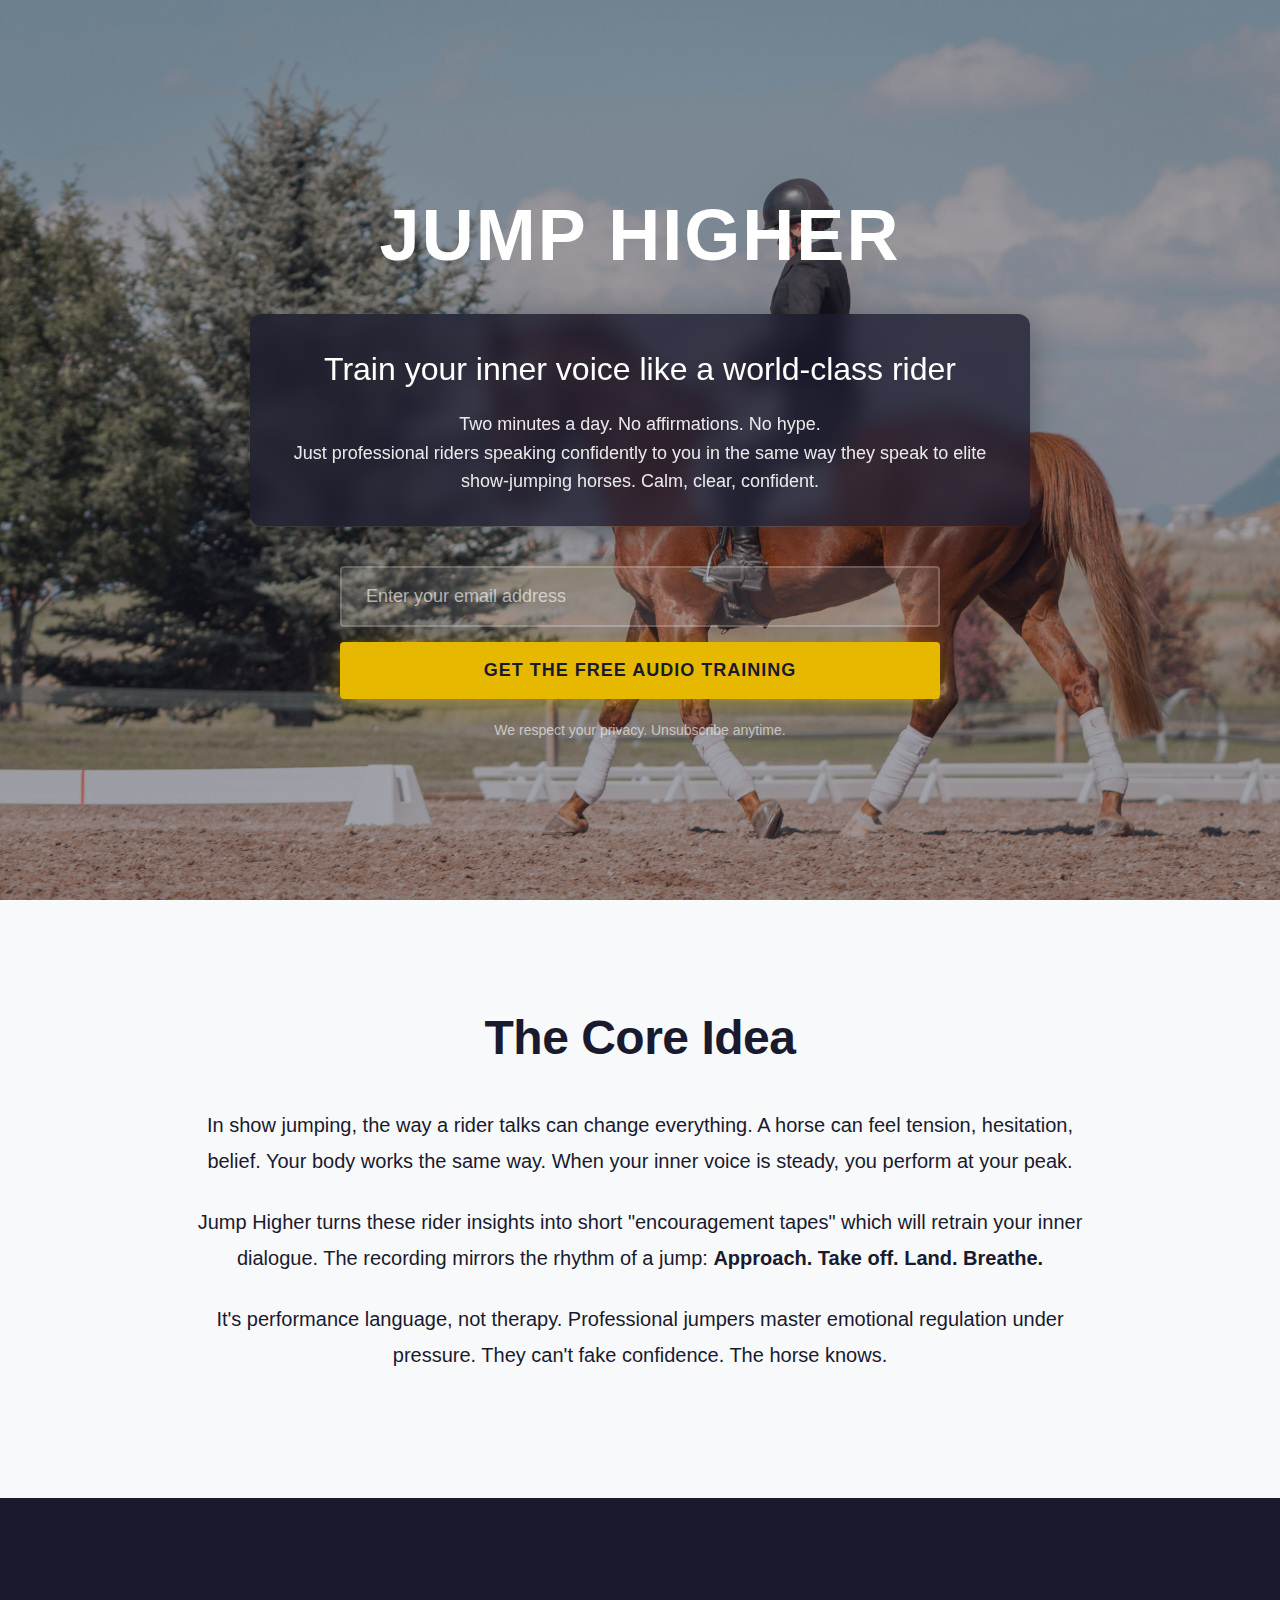
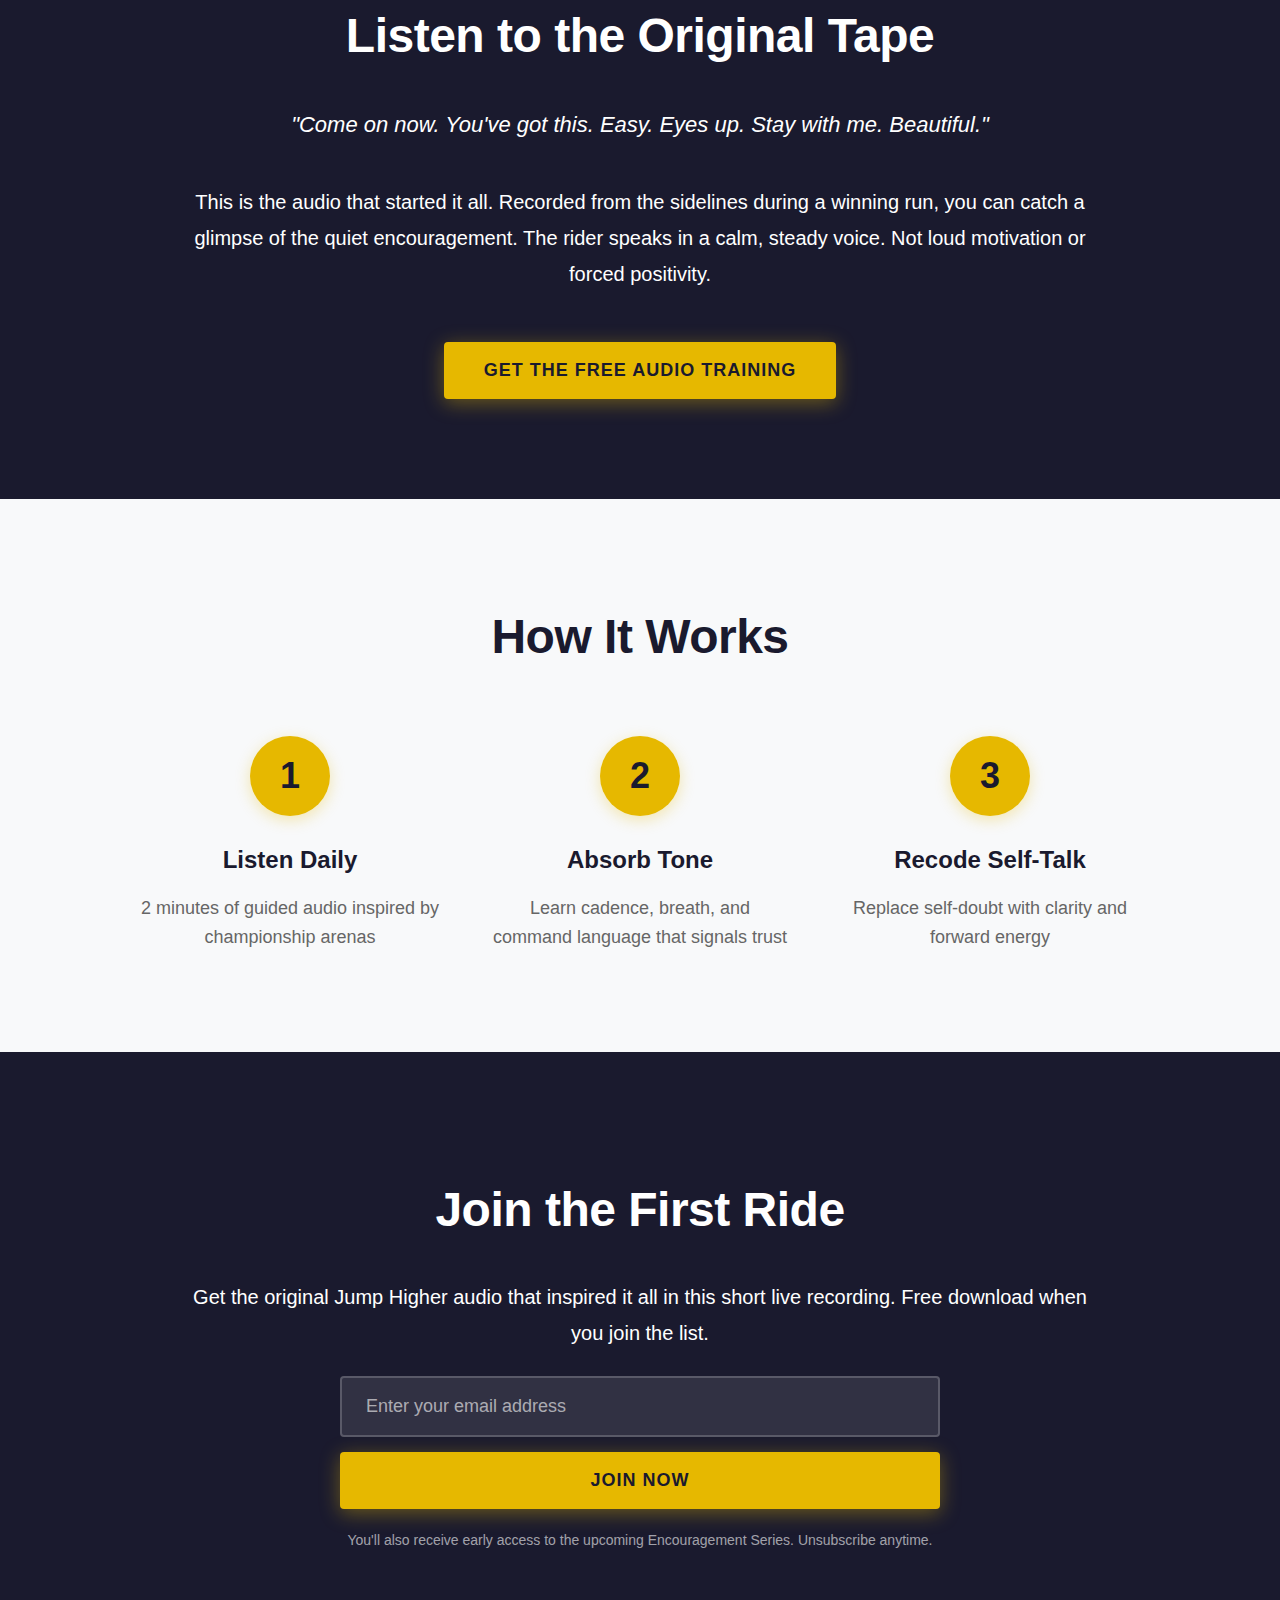
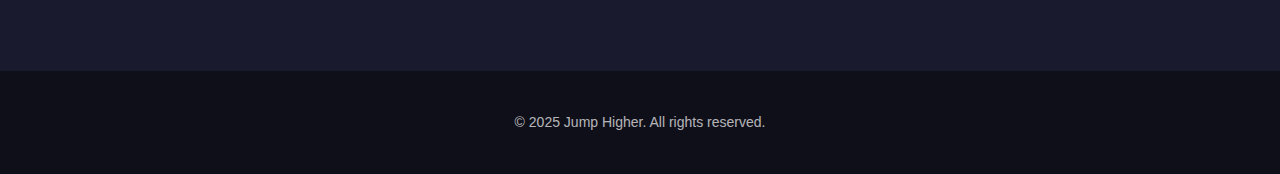
<file: index.html>
<!DOCTYPE html>
<html lang="en">
<head>
  <meta charset="UTF-8">
  <meta name="viewport" content="width=device-width, initial-scale=1.0">
  <meta name="description" content="Transform your inner dialogue in just 2 minutes a day with Jump Higher - the audio training professional coaches use on themselves.">
  <title>Jump Higher - Free Motivational Audio Training</title>
  <link rel="stylesheet" href="styles.css">
</head>
<body>
  <!-- Hero Section -->
  <section class="hero">
    <div class="container">
      <h1 class="hero-title">JUMP HIGHER</h1>

      <div class="hero-text-box">
        <p class="hero-subtitle">Train your inner voice like a world-class rider</p>
        <p class="hero-description">Two minutes a day. No affirmations. No hype.<br>Just professional riders speaking confidently to you in the same way they speak to elite show-jumping horses. Calm, clear, confident.</p>
      </div>

      <form id="emailForm" class="email-form" action="#" method="POST">
        <input
          type="email"
          id="email"
          name="email"
          placeholder="Enter your email address"
          required
          class="email-input"
        >
        <button type="submit" class="cta-button">Get the Free Audio Training</button>
      </form>

      <p class="privacy-note">We respect your privacy. Unsubscribe anytime.</p>
    </div>
  </section>

  <!-- Core Idea Section -->
  <section class="section section-light">
    <div class="container">
      <h2 class="section-title">The Core Idea</h2>
      <p class="section-text">
        In show jumping, the way a rider talks can change everything. A horse can feel tension, hesitation, belief.
        Your body works the same way. When your inner voice is steady, you perform at your peak.
      </p>
      <p class="section-text">
        Jump Higher turns these rider insights into short "encouragement tapes" which will retrain your inner dialogue.
        The recording mirrors the rhythm of a jump: <strong>Approach. Take off. Land. Breathe.</strong>
      </p>
      <p class="section-text">
        It's performance language, not therapy. Professional jumpers master emotional regulation under pressure. They can't fake confidence. The horse knows.
      </p>
    </div>
  </section>

  <!-- Listen to Original Section -->
  <section class="section section-dark">
    <div class="container">
      <h2 class="section-title">Listen to the Original Tape</h2>
      <p class="section-text" style="font-style: italic; font-size: 22px; margin-bottom: 40px;">
        "Come on now. You've got this. Easy. Eyes up. Stay with me. Beautiful."
      </p>
      <p class="section-text">
        This is the audio that started it all. Recorded from the sidelines during a winning run, you can catch a glimpse of the quiet encouragement. The rider speaks in a calm, steady voice. Not loud motivation or forced positivity.
      </p>

      <div class="cta-center">
        <button class="cta-button" onclick="scrollToTop()">Get the Free Audio Training</button>
      </div>
    </div>
  </section>

  <!-- How It Works -->
  <section class="section section-light">
    <div class="container">
      <h2 class="section-title">How It Works</h2>

      <div class="steps-container">
        <div class="step-item">
          <div class="step-number">1</div>
          <h3 class="step-title">Listen Daily</h3>
          <p class="step-text">2 minutes of guided audio inspired by championship arenas</p>
        </div>
        <div class="step-item">
          <div class="step-number">2</div>
          <h3 class="step-title">Absorb Tone</h3>
          <p class="step-text">Learn cadence, breath, and command language that signals trust</p>
        </div>
        <div class="step-item">
          <div class="step-number">3</div>
          <h3 class="step-title">Recode Self-Talk</h3>
          <p class="step-text">Replace self-doubt with clarity and forward energy</p>
        </div>
      </div>
    </div>
  </section>

  <!-- Final CTA Section -->
  <section class="section section-dark cta-section">
    <div class="container">
      <h2 class="section-title">Join the First Ride</h2>
      <p class="section-text">
        Get the original Jump Higher audio that inspired it all in this short live recording. Free download when you join the list.
      </p>

      <form id="emailFormBottom" class="email-form" action="#" method="POST">
        <input
          type="email"
          id="emailBottom"
          name="email"
          placeholder="Enter your email address"
          required
          class="email-input"
        >
        <button type="submit" class="cta-button">Join Now</button>
      </form>

      <p class="privacy-note">You'll also receive early access to the upcoming Encouragement Series. Unsubscribe anytime.</p>
    </div>
  </section>

  <!-- Footer -->
  <footer class="footer">
    <div class="container">
      <p>&copy; 2025 Jump Higher. All rights reserved.</p>
    </div>
  </footer>

  <script src="script.js"></script>
</body>
</html>
</file>
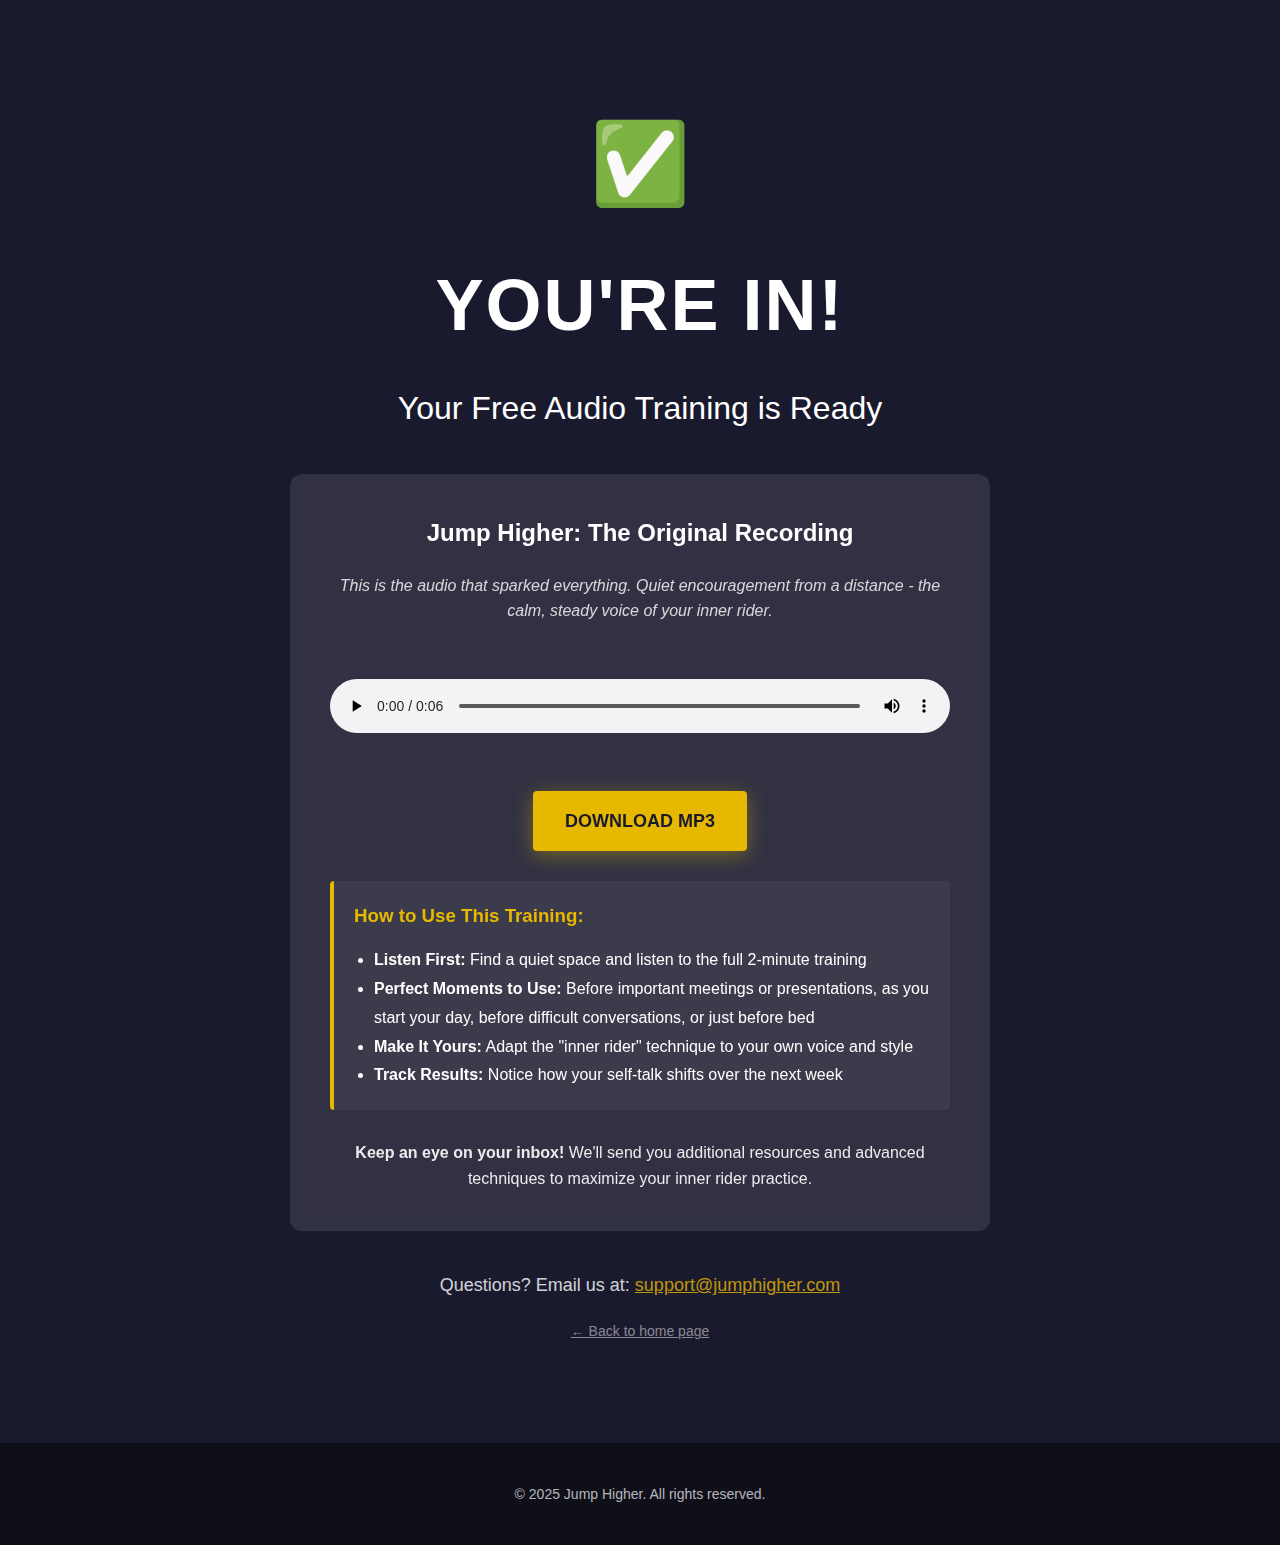
<file: thank-you.html>
<!DOCTYPE html>
<html lang="en">
<head>
  <meta charset="UTF-8">
  <meta name="viewport" content="width=device-width, initial-scale=1.0">
  <title>Your Audio is Ready! - Jump Higher</title>
  <link rel="stylesheet" href="styles.css">
  <style>
    .thank-you-hero {
      background: var(--primary-dark);
      color: var(--neutral-white);
      padding: 100px 20px;
      text-align: center;
      min-height: 100vh;
      display: flex;
      align-items: center;
      justify-content: center;
    }

    .audio-container {
      background: rgba(255, 255, 255, 0.1);
      padding: 40px;
      border-radius: 12px;
      max-width: 700px;
      margin: 40px auto;
      backdrop-filter: blur(10px);
    }

    audio {
      width: 100%;
      margin: 30px 0;
      border-radius: 8px;
    }

    .download-button {
      display: inline-block;
      background: var(--primary-accent);
      color: var(--primary-dark);
      padding: 16px 32px;
      font-size: 18px;
      font-weight: 700;
      text-transform: uppercase;
      text-decoration: none;
      border-radius: 4px;
      margin-top: 20px;
      transition: all 0.3s ease;
      box-shadow: 0 4px 20px rgba(230, 184, 0, 0.4);
    }

    .download-button:hover {
      background: #cc9a00;
      transform: translateY(-2px);
      box-shadow: 0 6px 25px rgba(230, 184, 0, 0.6);
    }

    .instructions {
      text-align: left;
      margin: 30px 0;
      padding: 20px;
      background: rgba(255, 255, 255, 0.05);
      border-left: 4px solid var(--primary-accent);
      border-radius: 4px;
    }

    .instructions h3 {
      color: var(--primary-accent);
      margin-bottom: 15px;
    }

    .instructions ul {
      margin-left: 20px;
      line-height: 1.8;
    }

    .success-icon {
      font-size: 80px;
      margin-bottom: 20px;
    }
  </style>
</head>
<body>
  <section class="thank-you-hero">
    <div class="container">
      <div class="success-icon">✅</div>
      <h1 class="hero-title">You're In!</h1>
      <p class="hero-subtitle">Your Free Audio Training is Ready</p>

      <div class="audio-container">
        <h2 style="margin-bottom: 20px;">Jump Higher: The Original Recording</h2>
        <p style="font-size: 16px; opacity: 0.8; margin-bottom: 25px; font-style: italic;">
          This is the audio that sparked everything. Quiet encouragement from a distance -
          the calm, steady voice of your inner rider.
        </p>

        <!-- Audio Player -->
        <audio id="audioPlayer" controls preload="metadata">
          <source src="assets/audio/jump-higher-training.mp3" type="audio/mpeg">
          Your browser does not support the audio element.
        </audio>

        <a href="assets/audio/jump-higher-training.mp3" download="Jump-Higher-Training.mp3" class="download-button">
          Download MP3
        </a>

        <div class="instructions">
          <h3>How to Use This Training:</h3>
          <ul>
            <li><strong>Listen First:</strong> Find a quiet space and listen to the full 2-minute training</li>
            <li><strong>Perfect Moments to Use:</strong> Before important meetings or presentations, as you start your day, before difficult conversations, or just before bed</li>
            <li><strong>Make It Yours:</strong> Adapt the "inner rider" technique to your own voice and style</li>
            <li><strong>Track Results:</strong> Notice how your self-talk shifts over the next week</li>
          </ul>
        </div>

        <p style="margin-top: 30px; font-size: 16px; opacity: 0.9;">
          <strong>Keep an eye on your inbox!</strong> We'll send you additional resources and
          advanced techniques to maximize your inner rider practice.
        </p>
      </div>

      <p style="margin-top: 40px; font-size: 18px; opacity: 0.8;">
        Questions? Email us at: <a href="mailto:support@jumphigher.com" style="color: var(--primary-accent);">support@jumphigher.com</a>
      </p>

      <p style="margin-top: 20px; font-size: 14px; opacity: 0.6;">
        <a href="index.html" style="color: rgba(255,255,255,0.8); text-decoration: underline;">← Back to home page</a>
      </p>
    </div>
  </section>

  <footer class="footer">
    <div class="container">
      <p>&copy; 2025 Jump Higher. All rights reserved.</p>
    </div>
  </footer>

  <script>
    // Check if user came from form submission
    const userEmail = sessionStorage.getItem('userEmail');
    if (!userEmail) {
      // Redirect to home if accessed directly
      // Uncomment the line below if you want to enforce this
      // window.location.href = 'index.html';
    }

    // Track audio playback for analytics
    const audioPlayer = document.getElementById('audioPlayer');
    if (audioPlayer) {
      let hasStartedPlaying = false;
      let hasCompleted = false;

      audioPlayer.addEventListener('play', function() {
        if (!hasStartedPlaying) {
          hasStartedPlaying = true;
          console.log('Audio started playing');
          // TODO: Send to analytics
        }
      });

      audioPlayer.addEventListener('ended', function() {
        if (!hasCompleted) {
          hasCompleted = true;
          console.log('Audio completed');
          // TODO: Send to analytics
        }
      });

      // Track progress at 25%, 50%, 75%
      audioPlayer.addEventListener('timeupdate', function() {
        const progress = (audioPlayer.currentTime / audioPlayer.duration) * 100;
        // TODO: Send milestone events to analytics
      });
    }

    // Clear stored email after page load
    setTimeout(() => {
      sessionStorage.removeItem('userEmail');
    }, 1000);
  </script>
</body>
</html>
</file>
<file: styles.css>
/* Tony Robbins-Inspired Styling for Jump Higher */

:root {
  --primary-dark: #1a1a2e;
  --primary-accent: #e6b800;
  --neutral-light: #f8f9fa;
  --neutral-white: #ffffff;
  --text-primary: #1a1a2e;
  --text-secondary: #666666;
  --accent-success: #27ae60;
}

* {
  margin: 0;
  padding: 0;
  box-sizing: border-box;
}

body {
  font-family: -apple-system, BlinkMacSystemFont, 'Segoe UI', Helvetica, Arial, sans-serif;
  color: var(--text-primary);
  line-height: 1.6;
}

.container {
  max-width: 1200px;
  margin: 0 auto;
  padding: 0 20px;
}

/* Hero Section */
.hero {
  background: linear-gradient(rgba(26, 26, 46, 0.4), rgba(26, 26, 46, 0.4)),
              url('assets/images/hero.jpg') center/cover no-repeat;
  color: var(--neutral-white);
  padding: 120px 20px 100px;
  text-align: center;
  min-height: 100vh;
  display: flex;
  align-items: center;
  justify-content: center;
  position: relative;
}

.hero-text-box {
  background: rgba(26, 26, 46, 0.75);
  padding: 30px 40px;
  border-radius: 12px;
  backdrop-filter: blur(10px);
  box-shadow: 0 8px 32px rgba(0, 0, 0, 0.3);
  margin: 20px auto 40px;
  max-width: 800px;
}

.hero-title {
  font-size: 72px;
  font-weight: 700;
  letter-spacing: 2px;
  margin-bottom: 20px;
  text-transform: uppercase;
}

.hero-subtitle {
  font-size: 32px;
  font-weight: 400;
  margin-bottom: 15px;
  color: var(--neutral-white);
  margin-top: 0;
}

.hero-description {
  font-size: 18px;
  color: rgba(255, 255, 255, 0.9);
  margin-bottom: 0;
  max-width: 700px;
  margin-left: auto;
  margin-right: auto;
}

/* Email Form */
.email-form {
  display: flex;
  flex-direction: column;
  gap: 15px;
  max-width: 600px;
  margin: 0 auto 20px;
}

.email-input {
  width: 100%;
  padding: 18px 24px;
  font-size: 18px;
  border: 2px solid rgba(255, 255, 255, 0.2);
  border-radius: 4px;
  background: rgba(255, 255, 255, 0.1);
  color: var(--neutral-white);
  transition: all 0.3s ease;
}

.email-input::placeholder {
  color: rgba(255, 255, 255, 0.6);
}

.email-input:focus {
  outline: none;
  border-color: var(--primary-accent);
  background: rgba(255, 255, 255, 0.15);
}

.cta-button {
  background: var(--primary-accent);
  color: var(--primary-dark);
  padding: 18px 40px;
  font-size: 18px;
  font-weight: 700;
  text-transform: uppercase;
  border: none;
  border-radius: 4px;
  cursor: pointer;
  transition: all 0.3s ease;
  box-shadow: 0 4px 20px rgba(230, 184, 0, 0.4);
  letter-spacing: 1px;
}

.cta-button:hover {
  background: #cc9a00;
  box-shadow: 0 6px 25px rgba(230, 184, 0, 0.6);
  transform: translateY(-2px);
}

.cta-button:active {
  transform: translateY(0);
}

.privacy-note {
  font-size: 14px;
  color: rgba(255, 255, 255, 0.6);
  text-align: center;
}

/* Section Styling */
.section {
  padding: 100px 20px;
}

.section-light {
  background: var(--neutral-light);
  color: var(--text-primary);
}

.section-dark {
  background: var(--primary-dark);
  color: var(--neutral-white);
}

.section-title {
  font-size: 48px;
  font-weight: 700;
  margin-bottom: 30px;
  text-align: center;
  letter-spacing: -0.5px;
}

.section-text {
  font-size: 20px;
  line-height: 1.8;
  margin-bottom: 25px;
  max-width: 900px;
  margin-left: auto;
  margin-right: auto;
  text-align: center;
}

/* Benefits Grid */
.benefits-grid {
  display: grid;
  grid-template-columns: repeat(auto-fit, minmax(280px, 1fr));
  gap: 40px;
  margin: 60px 0;
  max-width: 1000px;
  margin-left: auto;
  margin-right: auto;
}

.benefit-item {
  text-align: center;
  padding: 30px;
}

.benefit-icon {
  font-size: 64px;
  margin-bottom: 20px;
}

.benefit-title {
  font-size: 24px;
  font-weight: 700;
  margin-bottom: 15px;
  color: var(--primary-accent);
}

.benefit-text {
  font-size: 18px;
  line-height: 1.6;
  color: rgba(255, 255, 255, 0.9);
}

.cta-center {
  text-align: center;
  margin-top: 50px;
}

/* Steps Container */
.steps-container {
  display: grid;
  grid-template-columns: repeat(auto-fit, minmax(280px, 1fr));
  gap: 50px;
  max-width: 1000px;
  margin: 60px auto 0;
}

.step-item {
  text-align: center;
}

.step-number {
  width: 80px;
  height: 80px;
  background: var(--primary-accent);
  color: var(--primary-dark);
  border-radius: 50%;
  display: flex;
  align-items: center;
  justify-content: center;
  font-size: 36px;
  font-weight: 700;
  margin: 0 auto 25px;
  box-shadow: 0 4px 15px rgba(230, 184, 0, 0.3);
}

.step-title {
  font-size: 24px;
  font-weight: 700;
  margin-bottom: 15px;
}

.step-text {
  font-size: 18px;
  line-height: 1.6;
  color: var(--text-secondary);
}

/* CTA Section */
.cta-section {
  padding: 120px 20px;
}

/* Footer */
.footer {
  background: #0f0f1a;
  color: rgba(255, 255, 255, 0.7);
  padding: 40px 20px;
  text-align: center;
  font-size: 14px;
}

/* Mobile Responsiveness */
@media (max-width: 768px) {
  .hero-title {
    font-size: 48px;
  }

  .hero-subtitle {
    font-size: 24px;
  }

  .hero-description {
    font-size: 16px;
  }

  .section-title {
    font-size: 36px;
  }

  .section-text {
    font-size: 18px;
  }

  .email-form {
    max-width: 100%;
  }

  .email-input,
  .cta-button {
    font-size: 16px;
    padding: 16px 20px;
  }

  .benefits-grid,
  .steps-container {
    grid-template-columns: 1fr;
    gap: 30px;
  }

  .section {
    padding: 60px 20px;
  }

  .hero {
    padding: 80px 20px 60px;
  }

  .hero-text-box {
    padding: 25px 20px;
    margin: 15px auto 30px;
  }
}

@media (max-width: 480px) {
  .hero-title {
    font-size: 36px;
  }

  .hero-subtitle {
    font-size: 20px;
  }

  .section-title {
    font-size: 28px;
  }

  .benefit-icon {
    font-size: 48px;
  }
}

/* Smooth Scroll */
html {
  scroll-behavior: smooth;
}
</file>
